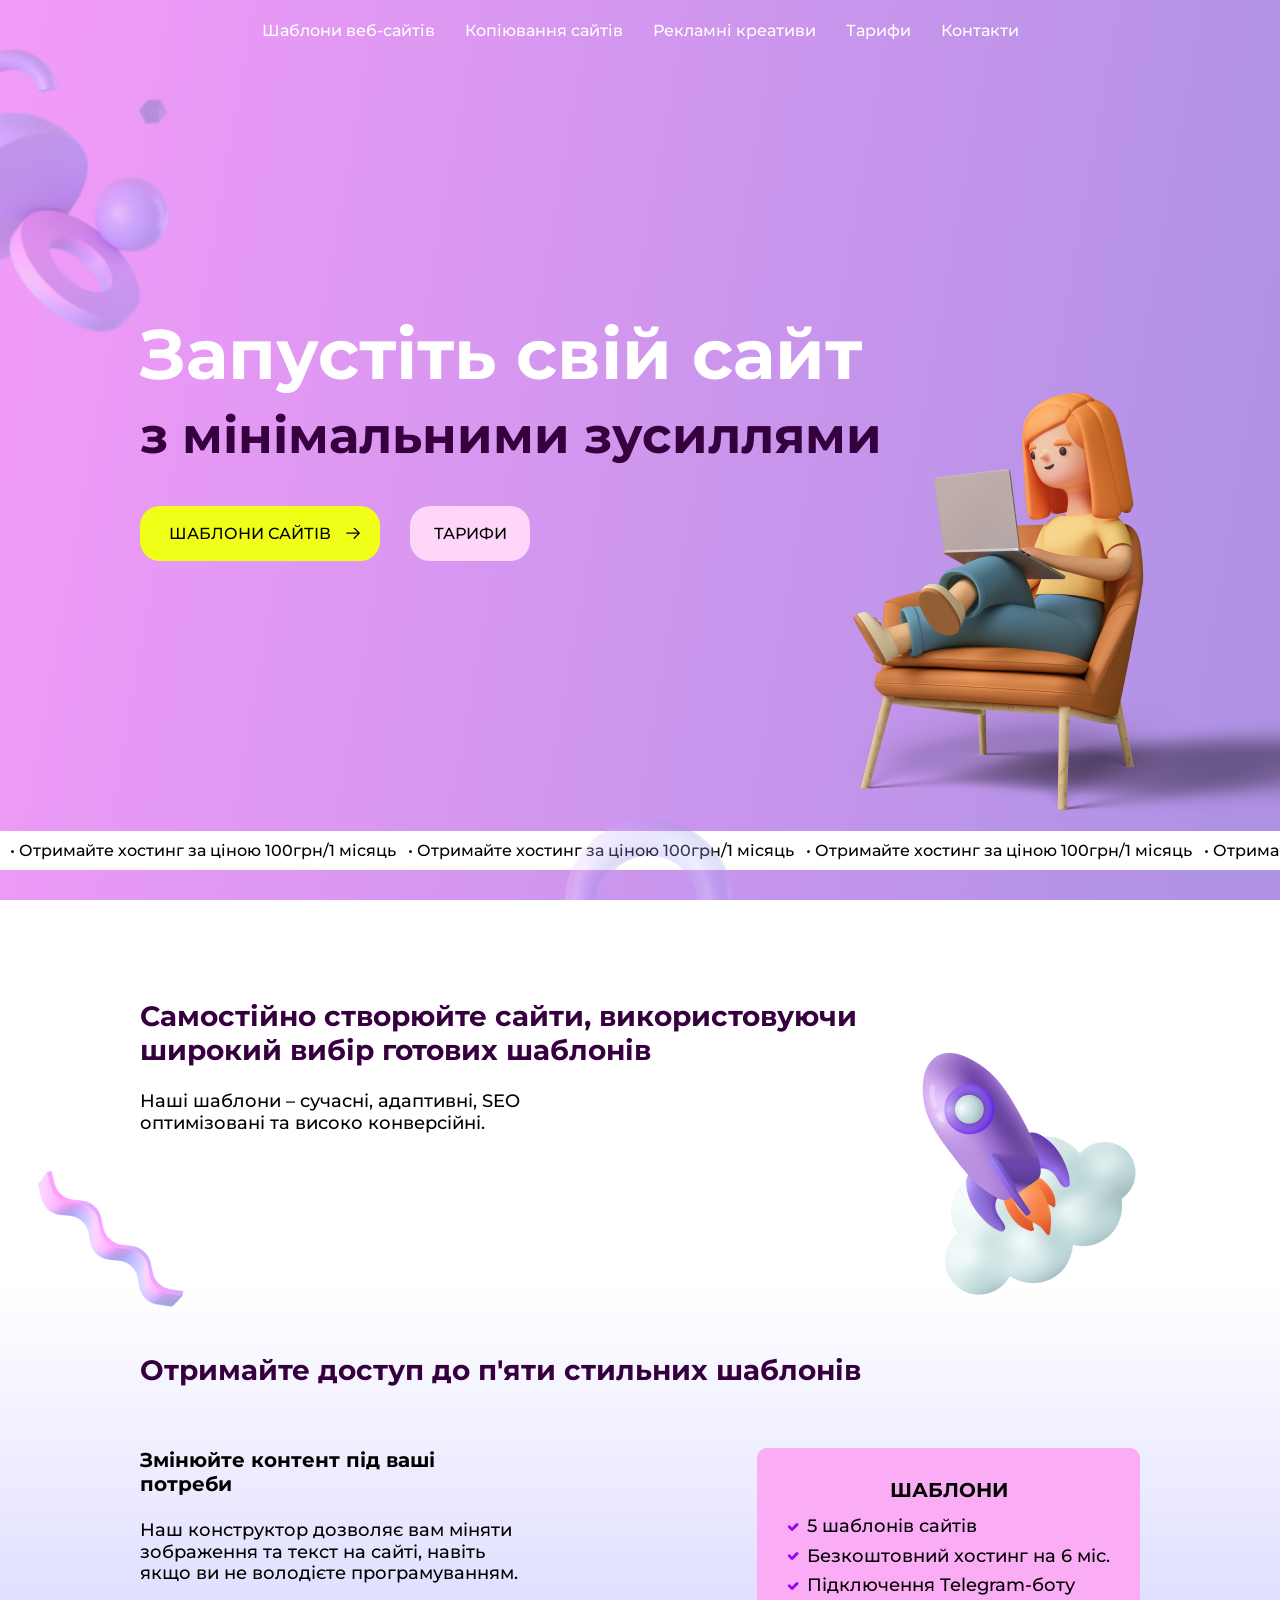
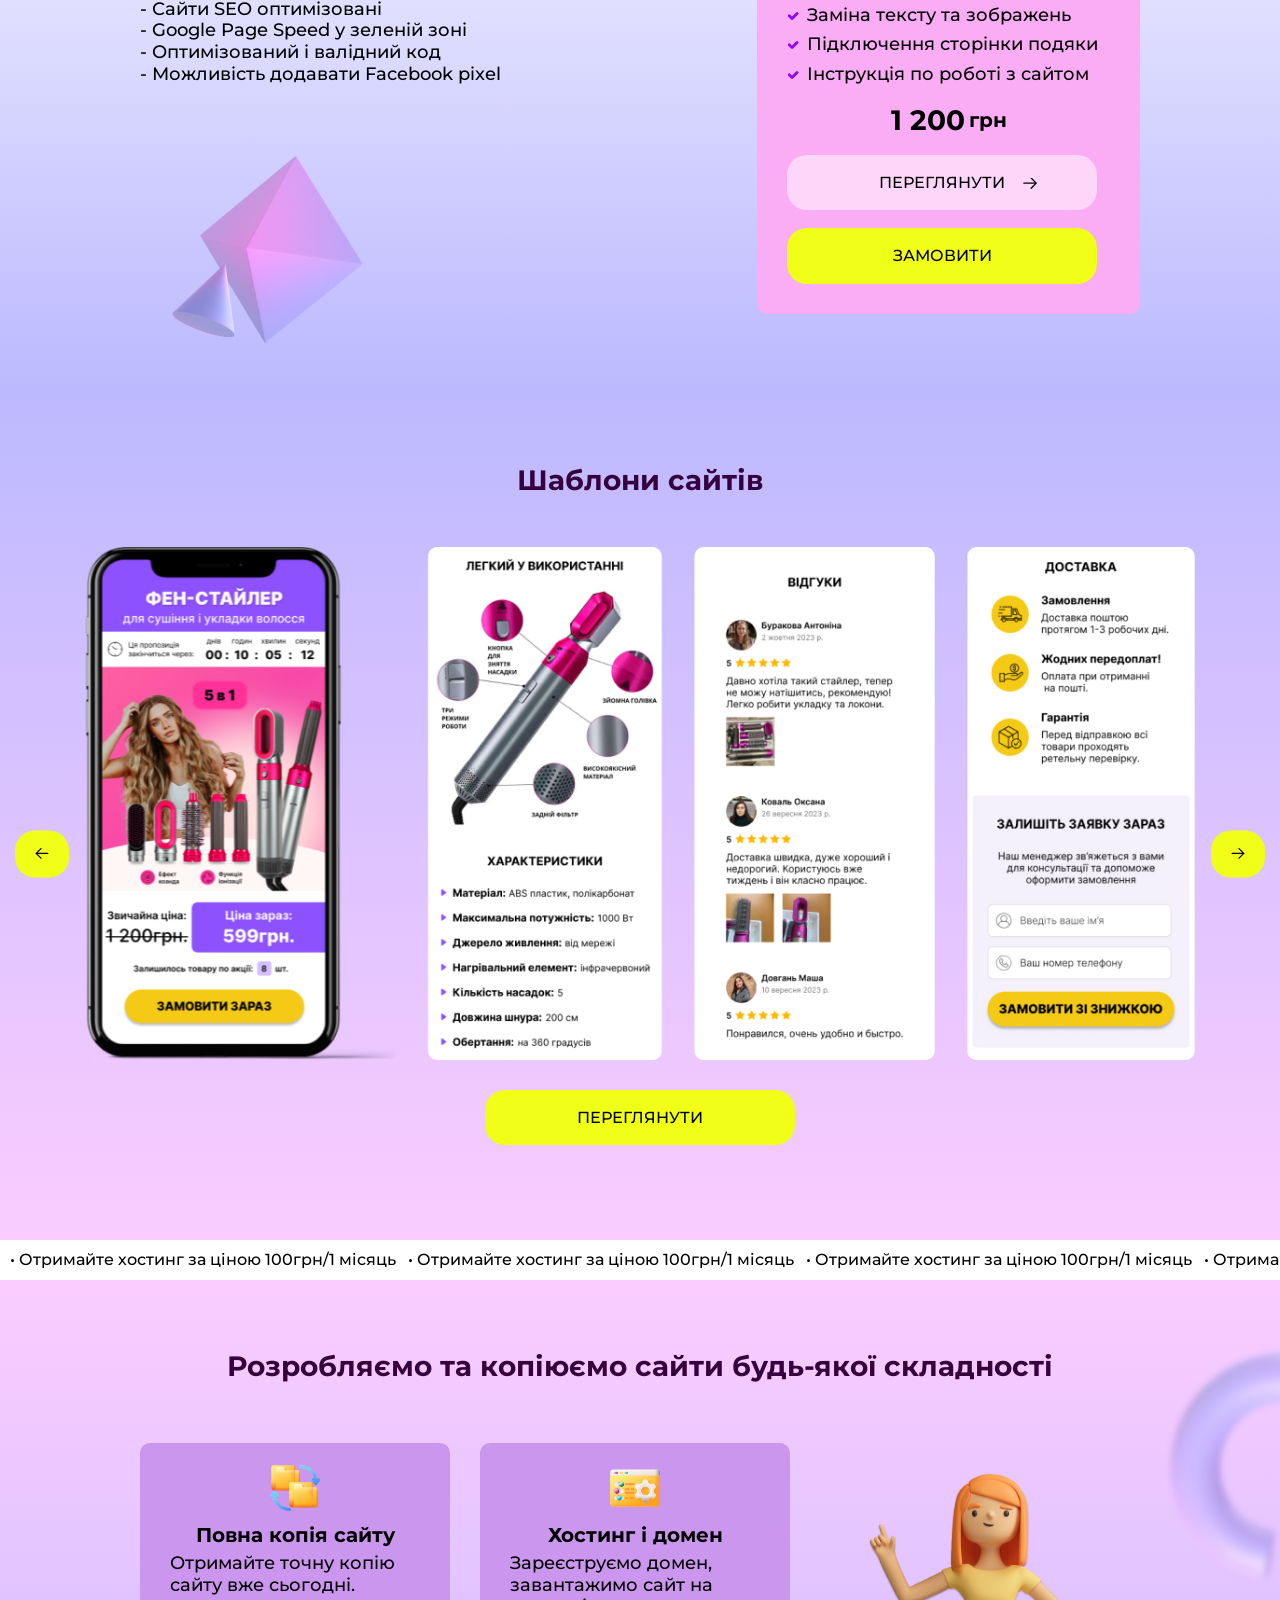
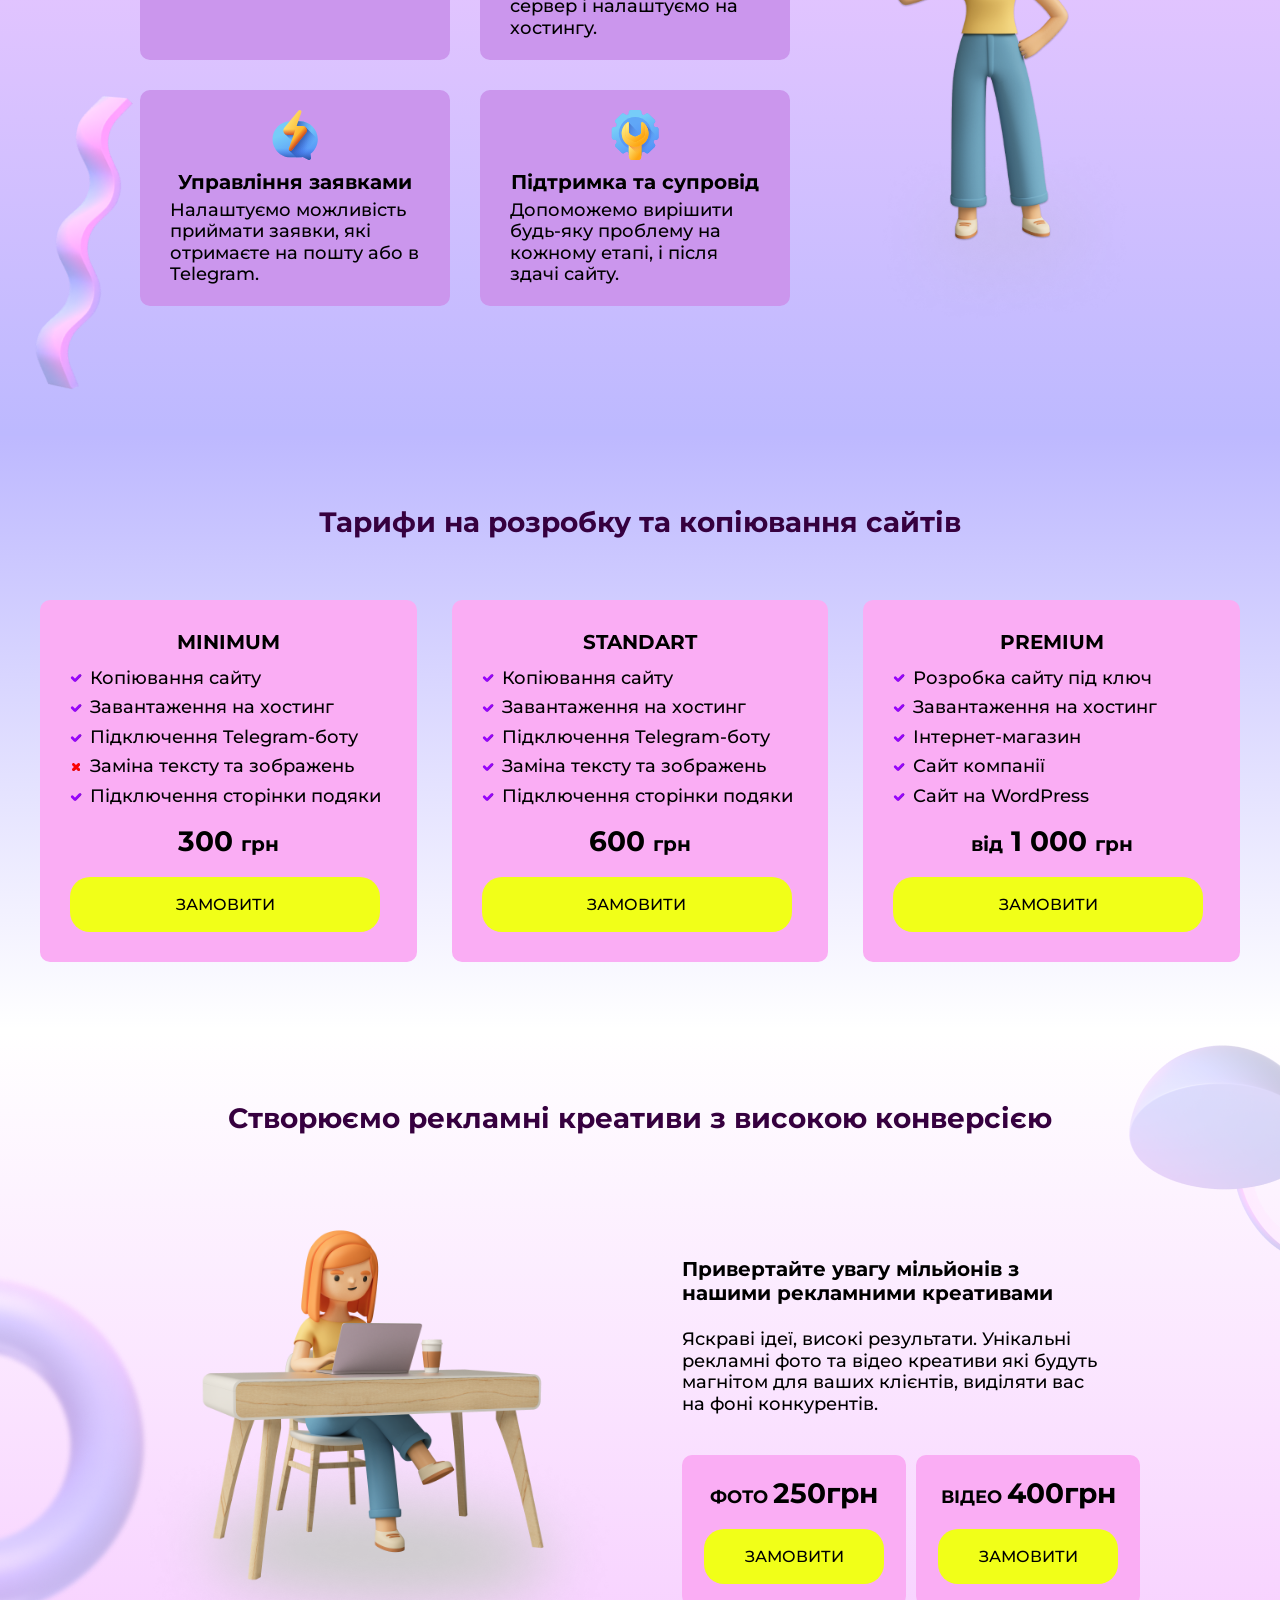
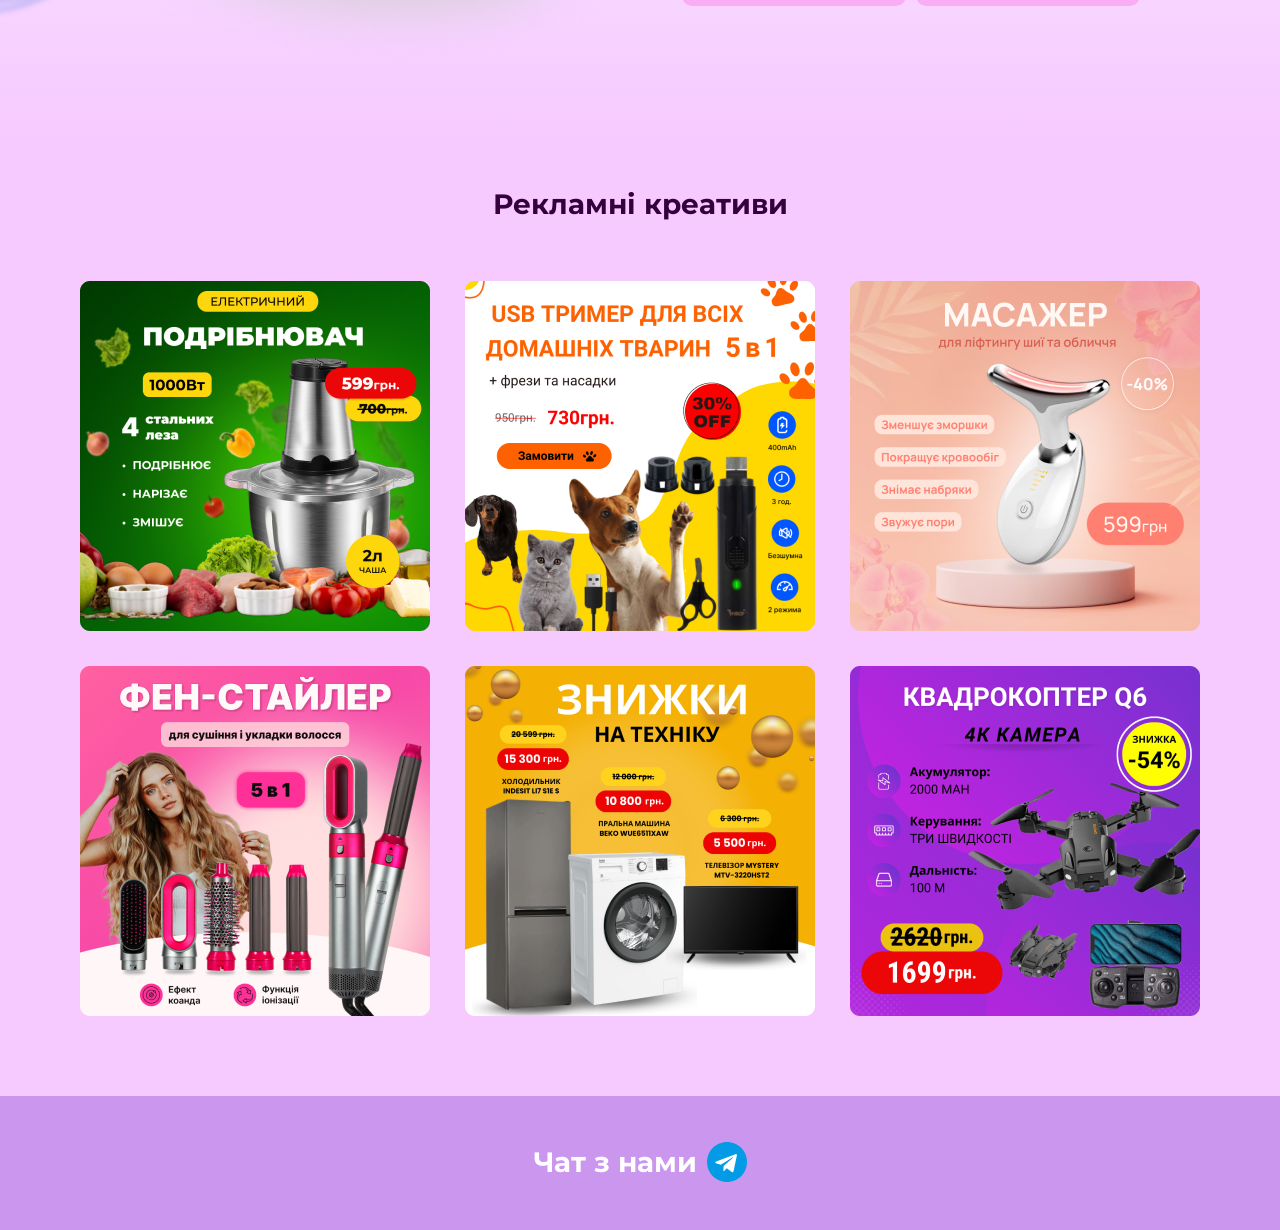
<file: index.html>
<!DOCTYPE html>
<html lang="uk">

	 <head>
	<meta charset="UTF-8">
	<meta http-equiv="X-UA-Compatible" content="IE=edge">
	<meta name="viewport" content="width=device-width, initial-scale=1.0, maximum-scale=1.0, minimum-scale=1.0">
	<meta name="description" content="Створення та копіювання сайтів будь-якої складності">
	<title>Tyttovar\development</title>
	<link rel="icon" href="img/favicon/favicon.ico" type="image/x-icon">
	<link rel="preconnect" href="https://fonts.googleapis.com">
	<link href="https://fonts.googleapis.com/css2?family=Montserrat:wght@500;700&display=swap&_v=20231213212321" rel="stylesheet">
	<link rel="stylesheet" href="css/style.min.css?_v=20231213212321">
</head>

	<body>

		<header class="header">
			<img class="header__position-01" loading="lazy" src="img/header-position-01.png" alt="Фігури">
			<img class="header__position-02" loading="lazy" src="img/header-position-02.png" alt="Фігури">
			<img class="header__position-03" loading="lazy" src="img/header-position-03.png" alt="Дівчина за ноутбуком">
			<img class="header__position-03--mobile" loading="lazy" src="img/header-position-03--mobile.png" alt="Дівчина за ноутбуком">

				<div class="burger">
					<div class="burger__container">
						<div class="burger__menu menu">
							<div class="menu__icon">
								<span></span>
							</div>
							<nav class="menu__body">
								<ul class="menu__list">
									<li class="menu__item"><a class="menu__link" data-goto="#commercial" href="#commercial">Шаблони веб-сайтів</a></li>
									<li class="menu__item"><a class="menu__link" data-goto="#promo" href="#promo">Копіювання сайтів</a></li>
									<li class="menu__item"><a class="menu__link" data-goto="#benefits" href="#benefits">Рекламні креативи</a></li>
									<li class="menu__item"><a class="menu__link" data-goto="#price" href="#price">Тарифи</a></li>
									<!-- <li class="menu__item"><a class="menu__link" data-goto="" href="#">Хостинг | Домен</a></li> -->
									<li class="menu__item"><a class="menu__link" data-goto="#footer" href="#footer">Контакти</a></li>
								</ul>
							</nav>
						</div>
					</div>
				</div>

				<div class="header__content">
					<div class="header__container-small">
						<h1>Запустіть свій сайт</h1>
						<h2>з мінімальними зусиллями</h2>
						<div class="header__wrapper">
							<a class="header__btn btn btn-yellow" href="#commercial">Шаблони сайтів</a>
							<a class="header__btn--second btn btn-pink" href="#price">Тарифи</a>
						</div>
					</div>
				</div>

				<div class="marquee-infinity marquee-infinity--bottom">
					<div>
						<p>• Отримайте хостинг за ціною 100грн/1 місяць &nbsp; • Отримайте хостинг за ціною 100грн/1 місяць &nbsp; • Отримайте хостинг за ціною 100грн/1 місяць &nbsp; • Отримайте хостинг за ціною 100грн/1 місяць &nbsp; • Отримайте хостинг за ціною 100грн/1 місяць &nbsp; • Отримайте хостинг за ціною 100грн/1 місяць &nbsp;</p>
						<p>• Отримайте хостинг за ціною 100грн/1 місяць &nbsp; • Отримайте хостинг за ціною 100грн/1 місяць &nbsp; • Отримайте хостинг за ціною 100грн/1 місяць &nbsp; • Отримайте хостинг за ціною 100грн/1 місяць &nbsp; • Отримайте хостинг за ціною 100грн/1 місяць &nbsp; • Отримайте хостинг за ціною 100грн/1 місяць &nbsp;</p>
					</div>
				</div>

		</header>

		<main>

			<section class="content">
				<div class="content__container-small">
					<div class="content__text">
						<h2 class="title">Самостійно створюйте сайти, використовуючи широкий вибір готових шаблонів</h2>
						<p>Наші шаблони – сучасні, адаптивні, SEO оптимізовані та високо конверсійні.</p>
					</div>
					<img class="content__position--one" loading="lazy" src="img/content-position_01.png" alt="Ракета">
					<img class="content__position--two" loading="lazy" src="img/content-position_02.png" alt="Конфеті">
				</div>
			</section>

			<section class="commercial" id="commercial">
				<div class="commercial__container-small">
					<h2 class="title">Отримайте доступ до п'яти стильних шаблонів</h2>
					<div class="commercial__wrapper">
						<div class="commercial__top">
							<h3>Змінюйте контент під ваші потреби</h3>
							<p>Наш конструктор дозволяє вам міняти зображення та текст на сайті, навіть якщо ви не володієте програмуванням.</p>
							<ul>
								<li>- Сайти SEO оптимізовані</li>
								<li>- Google Page Speed у зеленій зоні</li>
								<li>- Оптимізований і валідний код</li>
								<li>- Можливість додавати Facebook pixel</li>
							</ul>
						</div>
						<div class="commercial__bottom">
							<h3>ШАБЛОНИ</h3>
							<ul>
								<li>5 шаблонів сайтів</li>
								<li>Безкоштовний хостинг на 6 міс.</li>
								<li>Підключення Telegram-боту</li>
								<li>Заміна тексту та зображень</li>
								<li>Підключення сторінки подяки</li>
								<li>Інструкція по роботі з сайтом</li>
							</ul>
							<div class="commercial__bottom-price">
								<p>1 200</p>
								<span>грн</span>
							</div>
							<div class="commercial__wrapper-btn">
								<a class="commercial__btn btn btn-pink" href="#template">Переглянути</a>
								<a class="commercial__btn--second btn btn-yellow" target="_blank" href="https://telegram.me/burakova_tonya">замовити</a>
							</div>
						</div>
						<img class="commercial__img" loading="lazy" src="img/comercial-img.png" alt="Фігура">
					</div>
					
				</div>
			</section>

			<section class="template" id="template">
				<div class="template__container-big">
					<h2 class="title">Шаблони сайтів</h2>
					<div class="template__swiper swiper">
						<div class="swiper-wrapper">

							<div class="template__slide swiper-slide">
								<img class="template__img--pc" loading="lazy" src="img/templat-01.png" alt="Шаблон сайту">
								<img class="template__img--mobile" loading="lazy" src="img/templat-mobile-01.png" alt="Шаблон сайту">
								<a class="template__btn btn btn-yellow" target="_blank" href="https://hroshev.github.io/hairdryer/">Переглянути</a>
							</div>

							<div class="template__slide swiper-slide">
								<img class="template__img--pc" loading="lazy" src="img/templat-02.png" alt="Шаблон сайту">
								<img class="template__img--mobile" loading="lazy" src="img/templat-mobile-02.png" alt="Шаблон сайту">
								<a class="template__btn btn btn-yellow" target="_blank" href="https://hroshev.github.io/electric-sheet/">Переглянути</a>
							</div>

							<div class="template__slide swiper-slide">
								<img class="template__img--pc" loading="lazy" src="img/templat-03.png" alt="Шаблон сайту">
								<img class="template__img--mobile" loading="lazy" src="img/templat-mobile-03.png" alt="Шаблон сайту">
								<a class="template__btn btn btn-yellow" target="_blank" href="https://hroshev.github.io/organizer/">Переглянути</a>
							</div>

							<div class="template__slide swiper-slide">
								<img class="template__img--pc" loading="lazy" src="img/templat-04.png" alt="Шаблон сайту">
								<img class="template__img--mobile" loading="lazy" src="img/templat-mobile-04.png" alt="Шаблон сайту">
								<a class="template__btn btn btn-yellow" target="_blank" href="https://hroshev.github.io/electric-sheet/">Переглянути</a>
							</div>

						</div>

						<div class="template__btn-wrapper">
							<div class="custom-prev"></div>
							<div class="custom-next"></div>
						</div>
					</div>
				</div>
			</section>

			<div class="marquee-infinity">
				<div>
					<p>• Отримайте хостинг за ціною 100грн/1 місяць &nbsp; • Отримайте хостинг за ціною 100грн/1 місяць &nbsp; • Отримайте хостинг за ціною 100грн/1 місяць &nbsp; • Отримайте хостинг за ціною 100грн/1 місяць &nbsp; • Отримайте хостинг за ціною 100грн/1 місяць &nbsp; • Отримайте хостинг за ціною 100грн/1 місяць &nbsp;</p>
					<p>• Отримайте хостинг за ціною 100грн/1 місяць &nbsp; • Отримайте хостинг за ціною 100грн/1 місяць &nbsp; • Отримайте хостинг за ціною 100грн/1 місяць &nbsp; • Отримайте хостинг за ціною 100грн/1 місяць &nbsp; • Отримайте хостинг за ціною 100грн/1 місяць &nbsp; • Отримайте хостинг за ціною 100грн/1 місяць &nbsp;</p>
				</div>
			</div>

			<section class="promo" id="promo">
				<img class="promo__position-01" loading="lazy" src="img/promo-position_01.png" alt="Конфеті">
				<img class="promo__position-02" loading="lazy" src="img/promo-position_02.png" alt="Фігура">
				<div class="promo__container-small">
					<h2 class="title">Розробляємо та копіюємо сайти будь-якої складності</h2>
					<div class="promo__wrapper">
						<ul>
							<li>
								<img loading="lazy" src="img/icons/promo-icon_01.svg" alt="icon">
								<h4>Повна копія сайту</h4>
								<p>Отримайте точну копію сайту вже сьогодні.</p>
							</li>
							<li>
								<img loading="lazy" src="img/icons/promo-icon_02.svg" alt="icon">
								<h4>Хостинг і домен</h4>
								<p>Зареєструємо домен, завантажимо сайт на сервер і налаштуємо на хостингу.</p>
							</li>
							<li>
								<img loading="lazy" src="img/icons/promo-icon_03.svg" alt="icon">
								<h4>Управління заявками</h4>
								<p>Налаштуємо можливість приймати заявки, які отримаєте на пошту або в Telegram.</p>
							</li>
							<li>
								<img loading="lazy" src="img/icons/promo-icon_04.svg" alt="icon">
								<h4>Підтримка та супровід</h4>
								<p>Допоможемо вирішити будь-яку проблему на кожному етапі, і після здачі сайту.</p>
							</li>
						</ul>

						<img class="promo__img--laptop" loading="lazy" src="img/promo-img.png" alt="Дівчина">
					</div>
				</div>
			</section>

			<section class="price" id="price">
				<div class="price__container">
					<h2 class="title">Тарифи на розробку та копіювання сайтів</h2>
					<div class="price__wrapper">

						<div class="price__item">
							<div class="price__item-top">
								<h3>MINIMUM</h3>
								<ul>
									<li>Копіювання сайту</li>
									<li>Завантаження на хостинг</li>
									<li>Підключення Telegram-боту</li>
									<li class="price__close">Заміна тексту та зображень</li>
									<li>Підключення сторінки подяки</li>
								</ul>
							</div>
							<div class="price__item-bottom">
								<p>300 </p>
								<a class="btn btn-yellow" target="_blank" href="https://telegram.me/burakova_tonya">замовити</a>
							</div>
						</div>

						<div class="price__item">
							<div class="price__item-top">
								<h3>STANDART</h3>
								<ul>
									<li>Копіювання сайту</li>
									<li>Завантаження на хостинг</li>
									<li>Підключення Telegram-боту</li>
									<li>Заміна тексту та зображень</li>
									<li>Підключення сторінки подяки</li>
								</ul>
							</div>
							<div class="price__item-bottom">
								<p>600 </p>
								<a class="btn btn-yellow" target="_blank" href="https://telegram.me/burakova_tonya">замовити</a>
							</div>
						</div>

						<div class="price__item">
							<div class="price__item-top">
								<h3>PREMIUM</h3>
								<ul>
									<li>Розробка сайту під ключ</li>
									<li>Завантаження на хостинг</li>
									<li>Інтернет-магазин</li>
									<li>Сайт компанії</li>
									<li>Сайт на WordPress</li>
								</ul>
							</div>
							<div class="price__item-bottom">
								<p><span>від</span> 1 000 </p>
								<a class="btn btn-yellow" target="_blank" href="https://telegram.me/burakova_tonya">замовити</a>
							</div>
						</div>

					</div>
				</div>
			</section>

			<section class="benefits" id="benefits">
				<img class="benefits__position--01" loading="lazy" src="img/benefits-01.png" alt="Фігура">
				<img class="benefits__position--02" loading="lazy" src="img/benefits-02.png" alt="Фігура">
				<div class="benefits__container-small">
					<h2 class="benefits__title title">Створюємо рекламні креативи з високою конверсією</h2>
					<div class="benefits__wrapper">
						<img loading="lazy" src="img/benefits.png" alt="Дівчина за ноутбуком">
						<div class="benefits__content">
							<h4>Привертайте увагу мільйонів з нашими рекламними креативами</h4>
							<p>Яскраві ідеї, високі результати. Унікальні рекламні фото та відео креативи які будуть магнітом для ваших клієнтів, виділяти вас на фоні конкурентів.</p>
							<div class="benefits__inner">
								<div class="benefits__price">
									<h3>ФОТО <span>250грн</span></h3>
									<a class="btn btn-yellow" target="_blank" href="https://telegram.me/burakova_tonya">Замовити</a>
								</div>
								<div class="benefits__price">
									<h3>ВІДЕО <span>400грн</span></h3>
									<a class="btn btn-yellow" target="_blank" href="https://telegram.me/burakova_tonya">Замовити</a>
								</div>
							</div>
						</div>
					</div>
				</div>
			</section>

			<section class="features">
				<div class="features__container">
					<h2 class="title">Рекламні креативи</h2>
					<div class="features__wrapper">
						<img loading="lazy" src="img/features-01.png" alt="Рекламні креативи">
						<img loading="lazy" src="img/features-02.png" alt="Рекламні креативи">
						<img loading="lazy" src="img/features-03.png" alt="Рекламні креативи">
						<img loading="lazy" src="img/features-04.png" alt="Рекламні креативи">
						<img loading="lazy" src="img/features-05.png" alt="Рекламні креативи">
						<img loading="lazy" src="img/features-06.png" alt="Рекламні креативи">
					</div>
				</div>
			</section>

		</main>

		<footer class="footer" id="footer">
			<div class="footer__container">
				<div class="footer__wrapper">
					<a target="_blank" href="https://telegram.me/burakova_tonya">Чат з нами</a>
				</div>
			</div>
		</footer>
		
		<script src="js/app.min.js?_v=20231213212321" defer></script>
	</body>
</html>
</file>
<file: css/style.min.css>
@charset "UTF-8";@font-face{font-family:Inter;font-display:swap;src:url(../fonts/Inter-ExtraBold.woff2) format("woff2"),url(../fonts/Inter-ExtraBold.woff) format("woff");font-weight:800;font-style:normal}@font-face{font-family:Inter;font-display:swap;src:url(../fonts/Inter-Bold.woff2) format("woff2"),url(../fonts/Inter-Bold.woff) format("woff");font-weight:700;font-style:normal}@font-face{font-family:Inter;font-display:swap;src:url(../fonts/Inter-Medium.woff2) format("woff2"),url(../fonts/Inter-Medium.woff) format("woff");font-weight:500;font-style:normal}@font-face{font-family:Inter;font-display:swap;src:url(../fonts/Inter-Regular.woff2) format("woff2"),url(../fonts/Inter-Regular.woff) format("woff");font-weight:400;font-style:normal}@font-face{font-family:OpenSans;font-display:swap;src:url(../fonts/OpenSans-Bold.woff2) format("woff2"),url(../fonts/OpenSans-Bold.woff) format("woff");font-weight:700;font-style:normal}@font-face{font-family:OpenSans;font-display:swap;src:url(../fonts/OpenSans-Regular.woff2) format("woff2"),url(../fonts/OpenSans-Regular.woff) format("woff");font-weight:400;font-style:normal}@font-face{font-family:Rubik;font-display:swap;src:url(../fonts/Rubik-Light.woff2) format("woff2"),url(../fonts/Rubik-Light.woff) format("woff");font-weight:300;font-style:normal}@font-face{font-family:OpenSans;font-display:swap;src:url(../fonts/OpenSans-SemiBold.woff2) format("woff2"),url(../fonts/OpenSans-SemiBold.woff) format("woff");font-weight:600;font-style:normal}@font-face{font-family:Rubik;font-display:swap;src:url(../fonts/Rubik-Regular.woff2) format("woff2"),url(../fonts/Rubik-Regular.woff) format("woff");font-weight:400;font-style:normal}@font-face{font-family:Rubik;font-display:swap;src:url(../fonts/Rubik-SemiBold.woff2) format("woff2"),url(../fonts/Rubik-SemiBold.woff) format("woff");font-weight:600;font-style:normal}*{padding:0;margin:0;border:0}body{min-width:320px;overflow-x:hidden;scroll-behavior:smooth}body._lock{overflow:hidden}*,:after,:before{-webkit-box-sizing:border-box;box-sizing:border-box}blockquote,body,dd,dl,figcaption,figure,h1,h2,h3,h4,h5,h6,li,ol[class],p,ul[class]{font-size:inherit;margin:0}html{height:100%;width:100%;font-size:100%;-ms-text-size-adjust:100%;-moz-text-size-adjust:100%;-webkit-text-size-adjust:100%}main{display:block}hr{-webkit-box-sizing:content-box;box-sizing:content-box;height:0;overflow:visible}pre{font-family:monospace,monospace;font-size:1em}abbr[title]{border-bottom:none;text-decoration:underline;-webkit-text-decoration:underline dotted;text-decoration:underline dotted}b,strong{font-weight:bolder}code,kbd,samp{font-family:monospace,monospace;font-size:1em}small{font-size:80%}sub,sup{font-size:75%;line-height:0;position:relative;vertical-align:baseline}sub{bottom:-.25em}sup{top:-.5em}img{border-style:none;max-width:100%;vertical-align:top}a,a:visited{background-color:transparent;text-decoration:none}a:hover{text-decoration:none}button,input,optgroup,select,textarea{font-family:inherit;font-size:100%;line-height:1.15;margin:0}button,input{overflow:visible;cursor:pointer}input::-ms-clear{display:none}button,select{text-transform:none}[type=button],[type=reset],[type=submit],button{-webkit-appearance:button}[type=button]::-moz-focus-inner,[type=reset]::-moz-focus-inner,[type=submit]::-moz-focus-inner,button::-moz-focus-inner{border-style:none;padding:0}[type=button]:-moz-focusring,[type=reset]:-moz-focusring,[type=submit]:-moz-focusring,button:-moz-focusring{outline:1px dotted ButtonText}ol[class],ul[class]{padding:0}ul li{list-style:none}fieldset{padding:.35em .75em .625em}legend{-webkit-box-sizing:border-box;box-sizing:border-box;color:inherit;display:table;max-width:100%;padding:0;white-space:normal}progress{vertical-align:baseline}textarea{overflow:auto}[type=checkbox],[type=radio]{-webkit-box-sizing:border-box;box-sizing:border-box;padding:0}[type=number]::-webkit-inner-spin-button,[type=number]::-webkit-outer-spin-button{height:auto}[type=search]{-webkit-appearance:textfield;outline-offset:-2px}[type=search]::-webkit-search-decoration{-webkit-appearance:none}::-webkit-file-upload-button{-webkit-appearance:button;font:inherit}details{display:block}summary{display:list-item}template{display:none}:active,:focus{outline:0}a:active,a:focus{outline:0}aside,footer,header,nav{display:block}body{font-size:18px;font-family:Montserrat,sans-serif;font-weight:500;line-height:1.2;color:#000}[class*=__container]{margin:0 auto;padding:0 15px;width:100%;max-width:1230px}[class*=__container-small]{margin:0 auto;padding:0 15px;width:100%;max-width:1030px}[class*=__container-big]{margin:0 auto;padding:0 15px;width:100%;max-width:1370px}.title{font-size:28px;font-weight:700;color:#36003f}.btn{display:inline-block;padding:18px 20px;font-size:16px;font-weight:500;width:100%;max-width:310px;text-align:center;text-transform:uppercase;border-radius:20px;color:#000;-webkit-transition:opacity .2s ease-in;transition:opacity .2s ease-in}.btn-yellow{background-color:#f1ff18}.btn-pink{background-color:#fed6f9}.btn:hover{opacity:.8}.header{position:relative;height:100vh;display:-webkit-box;display:-ms-flexbox;display:flex;-webkit-box-orient:vertical;-webkit-box-direction:normal;-ms-flex-direction:column;flex-direction:column;-webkit-box-pack:justify;-ms-flex-pack:justify;justify-content:space-between;background:linear-gradient(100deg,#f39bf8 0,#b092e5 93.85%)}.header__position-01{position:absolute;top:20px;left:0;z-index:0;width:100%;max-width:210px;height:auto}.header__position-02{position:absolute;position:absolute;bottom:0;left:50%;-webkit-transform:translateX(-50%);-ms-transform:translateX(-50%);transform:translateX(-50%);z-index:0;width:100%;max-width:260px;height:auto}.header__position-03{position:absolute;bottom:50px;right:0;z-index:0;width:100%;max-width:529px;height:auto}.header__position-03--mobile{display:none;position:absolute;bottom:50px;right:0;z-index:0;width:100%;max-width:220px;height:auto}.header__hidden{display:none;overflow:hidden;opacity:0}.header__content{z-index:5}.header__content h1{margin-bottom:10px;font-size:70px;font-weight:700;color:#fff}.header__content h2{font-size:50px;font-weight:700;color:#36003f}.header__wrapper{margin-top:40px;display:-webkit-box;display:-ms-flexbox;display:flex;-webkit-box-align:center;-ms-flex-align:center;align-items:center;gap:30px}.header__btn{position:relative;max-width:240px;padding-right:40px}.header__btn::after{content:"";position:absolute;top:50%;right:20px;-webkit-transform:translateY(-50%);-ms-transform:translateY(-50%);transform:translateY(-50%);width:14px;height:11px;background:url(../img/icons/arrow.svg) 50% 50%/cover no-repeat}.header__btn--second{max-width:120px}.burger{position:static;padding-top:20px;top:0;left:0;z-index:20}.burger__container{display:-webkit-box;display:-ms-flexbox;display:flex;-webkit-box-pack:center;-ms-flex-pack:center;justify-content:center;-webkit-box-align:center;-ms-flex-align:center;align-items:center}.menu__icon{display:none}.menu__icon span,.menu__icon::after,.menu__icon::before{background-color:#fff}.menu__body{z-index:4}.menu__list{display:-webkit-box;display:-ms-flexbox;display:flex;-webkit-box-pack:end;-ms-flex-pack:end;justify-content:flex-end;-webkit-box-align:center;-ms-flex-align:center;align-items:center;-ms-flex-wrap:wrap;flex-wrap:wrap;-webkit-column-gap:30px;-moz-column-gap:30px;column-gap:30px;row-gap:16px}.menu__link{font-size:16px;font-weight:500;color:#fff;-webkit-transition:color .2s ease-in-out;transition:color .2s ease-in-out}.menu__link:hover{color:#36003f}.marquee-infinity{padding:10px;max-width:100%;overflow:hidden;background-color:#fff}.marquee-infinity--bottom{margin-bottom:30px}.marquee-infinity div{display:-webkit-box;display:-ms-flexbox;display:flex;width:300%;-webkit-animation:marquee-infinity 45s linear infinite;animation:marquee-infinity 45s linear infinite}.marquee-infinity p{font-size:16px;font-weight:500;white-space:nowrap;width:100%}@-webkit-keyframes marquee-infinity{0%{-webkit-transform:translateX(0);transform:translateX(0)}100%{-webkit-transform:translateX(-50%);transform:translateX(-50%)}}@keyframes marquee-infinity{0%{-webkit-transform:translateX(0);transform:translateX(0)}100%{-webkit-transform:translateX(-50%);transform:translateX(-50%)}}.content{padding:100px 0 150px 0;position:relative;background-color:#fff}.content .content__text{position:relative;z-index:5}.content .content__text h2{margin-bottom:24px;max-width:724px}.content .content__text p{max-width:380px}.content__position--one{position:absolute;top:40px;right:70px;z-index:0}.content__position--two{position:absolute;bottom:-50px;left:10px;z-index:0}.commercial{position:relative;padding:70px 0;background:-webkit-gradient(linear,left top,left bottom,from(rgba(196,188,255,0)),to(#bcb9ff));background:linear-gradient(180deg,rgba(196,188,255,0) 0,#bcb9ff 100%)}.commercial h2{margin-bottom:60px}.commercial__wrapper{display:-webkit-box;display:-ms-flexbox;display:flex;-webkit-box-pack:justify;-ms-flex-pack:justify;justify-content:space-between;gap:30px}.commercial__top{width:100%;max-width:390px;color:#000}.commercial__top h3{margin-bottom:24px;font-size:20px;font-weight:700}.commercial__top p{margin-bottom:14px}.commercial__top li{font-size:18px;color:#000}.commercial__bottom{padding:30px;border-radius:10px;background:#faadf4}.commercial__bottom h3{margin-bottom:14px;font-size:20px;font-weight:700;text-transform:uppercase;text-align:center;color:#000}.commercial__bottom ul{margin-bottom:18px;display:-webkit-box;display:-ms-flexbox;display:flex;-webkit-box-orient:vertical;-webkit-box-direction:normal;-ms-flex-direction:column;flex-direction:column;gap:8px}.commercial__bottom li{position:relative;padding-left:20px}.commercial__bottom li::before{content:"";position:absolute;top:50%;left:0;-webkit-transform:translateY(-50%);-ms-transform:translateY(-50%);transform:translateY(-50%);width:12px;height:9px;background:url(../img/icons/arrow-2.svg) 50% 50%/cover no-repeat}.commercial__bottom-price{margin-bottom:18px;display:-webkit-box;display:-ms-flexbox;display:flex;-webkit-box-pack:center;-ms-flex-pack:center;justify-content:center;-webkit-box-align:center;-ms-flex-align:center;align-items:center;gap:4px}.commercial__bottom-price p{font-size:28px;font-weight:700}.commercial__bottom-price span{font-size:20px;font-weight:700}.commercial__wrapper-btn{display:-webkit-box;display:-ms-flexbox;display:flex;-webkit-box-orient:vertical;-webkit-box-direction:normal;-ms-flex-direction:column;flex-direction:column;gap:18px}.commercial__btn{position:relative}.commercial__btn::after{content:"";position:absolute;top:50%;right:60px;-webkit-transform:translateY(-50%);-ms-transform:translateY(-50%);transform:translateY(-50%);width:14px;height:11px;background:url(../img/icons/arrow.svg) 50% 50%/cover no-repeat}.commercial__img{position:absolute;bottom:0;left:100px}.template{padding:80px 0;background:-webkit-gradient(linear,left top,left bottom,from(#bcb9ff),to(#faccff));background:linear-gradient(180deg,#bcb9ff 0,#faccff 100%)}.template h2{margin-bottom:50px;text-align:center}.template__swiper{position:relative}.template__slide{padding:0 70px;text-align:center}.template__img--mobile{display:none}.template__btn{margin-top:30px}.template__btn-wrapper{position:absolute;top:50%;left:50%;z-index:20;-webkit-transform:translate(-50%,-50%);-ms-transform:translate(-50%,-50%);transform:translate(-50%,-50%);cursor:pointer;width:100%;display:-webkit-box;display:-ms-flexbox;display:flex;-webkit-box-pack:justify;-ms-flex-pack:justify;justify-content:space-between}.custom-next,.custom-prev{position:relative;width:54px;height:47px;border-radius:20px;background-color:#f1ff18}.custom-next::after,.custom-prev::after{content:"";position:absolute;top:50%;left:50%;-webkit-transform:translate(-50%,-50%);-ms-transform:translate(-50%,-50%);transform:translate(-50%,-50%);width:14px;height:11px}.custom-prev::after{background:url(../img/icons/arrow-prev.svg) 50% 50%/cover no-repeat}.custom-next::after{background:url(../img/icons/arrow-next.svg) 50% 50%/cover no-repeat}.promo{padding:70px 0 130px 0;position:relative;background:-webkit-gradient(linear,left top,left bottom,color-stop(.25%,#fbccff),color-stop(99.63%,#bdb9ff));background:linear-gradient(180deg,#fbccff .25%,#bdb9ff 99.63%)}.promo h2{margin-bottom:60px;position:relative;z-index:5;text-align:center}.promo__position-01{position:absolute;bottom:0;left:0;z-index:1}.promo__position-02{position:absolute;top:0;right:0;z-index:1}.promo__wrapper{position:relative}.promo ul{position:relative;z-index:5;width:100%;max-width:650px;display:-ms-grid;display:grid;grid-template-columns:repeat(auto-fill,minmax(302px,1fr));gap:30px}.promo li{padding:20px 30px;border-radius:10px;background-color:#cb96ed;text-align:center}.promo li h4{margin:10px 0 6px 0;font-size:20px;font-weight:700}.promo li p{text-align:left}.promo__img--laptop{position:absolute;top:20px;right:0;z-index:1;width:100%;max-width:290px;height:auto}.price{padding:70px 0;background:-webkit-gradient(linear,left bottom,left top,color-stop(.43%,rgba(190,185,255,0)),color-stop(99.65%,#beb9ff));background:linear-gradient(0deg,rgba(190,185,255,0) .43%,#beb9ff 99.65%)}.price h2{margin-bottom:60px;font-size:28px;font-weight:700;text-align:center;color:#36003f}.price__wrapper{display:-ms-grid;display:grid;grid-template-columns:repeat(auto-fill,minmax(337px,1fr));gap:35px}.price__item{padding:30px;border-radius:10px;background-color:#faadf4;display:-webkit-box;display:-ms-flexbox;display:flex;-webkit-box-orient:vertical;-webkit-box-direction:normal;-ms-flex-direction:column;flex-direction:column;-webkit-box-pack:justify;-ms-flex-pack:justify;justify-content:space-between}.price__item h3{margin-bottom:14px;font-size:20px;font-weight:700;text-align:center}.price__item ul{display:-webkit-box;display:-ms-flexbox;display:flex;-webkit-box-orient:vertical;-webkit-box-direction:normal;-ms-flex-direction:column;flex-direction:column;gap:8px}.price__item li{position:relative;padding-left:20px;font-size:18px;font-weight:500}.price__item li::after{content:"";position:absolute;top:50%;left:0;-webkit-transform:translateY(-50%);-ms-transform:translateY(-50%);transform:translateY(-50%);width:12px;height:9px;background:url(../img/icons/arrow-2.svg) 50% 50%/cover no-repeat}.price__item p{position:relative;padding:18px 0;font-size:28px;font-weight:700;text-align:center}.price__item p span{font-size:20px}.price__item p::after{content:"грн";font-size:20px}.price__close{position:relative}.price__close::after{content:"";background:url(../img/icons/close.svg) 50% 50%/cover no-repeat!important}.benefits{position:relative;padding:70px 0;background:-webkit-gradient(linear,left top,left bottom,from(rgba(246,202,255,0)),to(#f6caff));background:linear-gradient(180deg,rgba(246,202,255,0) 0,#f6caff 100%)}.benefits__position--01{position:absolute;top:0;right:0;z-index:1;max-width:240px}.benefits__position--02{position:absolute;bottom:50px;left:0;z-index:1;max-width:420px}.benefits__title{margin-bottom:60px;position:relative;z-index:5;text-align:center}.benefits__wrapper{position:relative;z-index:5;display:-webkit-box;display:-ms-flexbox;display:flex;-ms-flex-wrap:wrap-reverse;flex-wrap:wrap-reverse;-webkit-box-pack:justify;-ms-flex-pack:justify;justify-content:space-between;-webkit-box-align:center;-ms-flex-align:center;align-items:center;gap:10px}.benefits__wrapper img{width:100%;max-width:480px}.benefits__content{max-width:580px}.benefits__content h4{font-size:20px;font-weight:700;max-width:420px}.benefits__content p{margin:24px 0 40px 0;max-width:420px}.benefits__inner{display:-webkit-box;display:-ms-flexbox;display:flex;-webkit-box-pack:justify;-ms-flex-pack:justify;justify-content:space-between;-webkit-box-align:center;-ms-flex-align:center;align-items:center;gap:10px}.benefits__price{padding:22px;font-weight:700;text-align:center;border-radius:10px;background-color:#faadf4}.benefits__price h3{margin-bottom:18px;font-size:18px}.benefits__price h3 span{font-size:28px}.benefits__price a{width:180px}.features{padding:50px 0 80px 0;background-color:#f6caff}.features h2{margin-bottom:60px;text-align:center}.features__wrapper{display:-ms-grid;display:grid;grid-template-columns:repeat(auto-fill,350px);-webkit-box-pack:center;-ms-flex-pack:center;justify-content:center;-webkit-box-align:center;-ms-flex-align:center;align-items:center;gap:35px}.features__wrapper img{width:350px;height:350px;border-radius:6px}.footer{padding:50px 0;background-color:#cb96ed}.footer__wrapper{text-align:center}.footer a{position:relative;padding-right:50px;font-size:28px;font-weight:700;color:#fff}.footer a::after{content:"";position:absolute;top:50%;right:0;-webkit-transform:translateY(-50%);-ms-transform:translateY(-50%);transform:translateY(-50%);width:40px;height:40px;background:url(../img/icons/telegram.svg) 50% 50%/cover no-repeat}@font-face{font-family:swiper-icons;src:url("data:application/font-woff;charset=utf-8;base64, [base64]//wADZ2x5ZgAAAywAAADMAAAD2MHtryVoZWFkAAABbAAAADAAAAA2E2+eoWhoZWEAAAGcAAAAHwAAACQC9gDzaG10eAAAAigAAAAZAAAArgJkABFsb2NhAAAC0AAAAFoAAABaFQAUGG1heHAAAAG8AAAAHwAAACAAcABAbmFtZQAAA/gAAAE5AAACXvFdBwlwb3N0AAAFNAAAAGIAAACE5s74hXjaY2BkYGAAYpf5Hu/j+W2+MnAzMYDAzaX6QjD6/4//Bxj5GA8AuRwMYGkAPywL13jaY2BkYGA88P8Agx4j+/8fQDYfA1AEBWgDAIB2BOoAeNpjYGRgYNBh4GdgYgABEMnIABJzYNADCQAACWgAsQB42mNgYfzCOIGBlYGB0YcxjYGBwR1Kf2WQZGhhYGBiYGVmgAFGBiQQkOaawtDAoMBQxXjg/wEGPcYDDA4wNUA2CCgwsAAAO4EL6gAAeNpj2M0gyAACqxgGNWBkZ2D4/wMA+xkDdgAAAHjaY2BgYGaAYBkGRgYQiAHyGMF8FgYHIM3DwMHABGQrMOgyWDLEM1T9/w8UBfEMgLzE////P/5//f/V/xv+r4eaAAeMbAxwIUYmIMHEgKYAYjUcsDAwsLKxc3BycfPw8jEQA/[base64]/uznmfPFBNODM2K7MTQ45YEAZqGP81AmGGcF3iPqOop0r1SPTaTbVkfUe4HXj97wYE+yNwWYxwWu4v1ugWHgo3S1XdZEVqWM7ET0cfnLGxWfkgR42o2PvWrDMBSFj/IHLaF0zKjRgdiVMwScNRAoWUoH78Y2icB/yIY09An6AH2Bdu/UB+yxopYshQiEvnvu0dURgDt8QeC8PDw7Fpji3fEA4z/PEJ6YOB5hKh4dj3EvXhxPqH/SKUY3rJ7srZ4FZnh1PMAtPhwP6fl2PMJMPDgeQ4rY8YT6Gzao0eAEA409DuggmTnFnOcSCiEiLMgxCiTI6Cq5DZUd3Qmp10vO0LaLTd2cjN4fOumlc7lUYbSQcZFkutRG7g6JKZKy0RmdLY680CDnEJ+UMkpFFe1RN7nxdVpXrC4aTtnaurOnYercZg2YVmLN/d/gczfEimrE/fs/bOuq29Zmn8tloORaXgZgGa78yO9/cnXm2BpaGvq25Dv9S4E9+5SIc9PqupJKhYFSSl47+Qcr1mYNAAAAeNptw0cKwkAAAMDZJA8Q7OUJvkLsPfZ6zFVERPy8qHh2YER+3i/BP83vIBLLySsoKimrqKqpa2hp6+jq6RsYGhmbmJqZSy0sraxtbO3sHRydnEMU4uR6yx7JJXveP7WrDycAAAAAAAH//wACeNpjYGRgYOABYhkgZgJCZgZNBkYGLQZtIJsFLMYAAAw3ALgAeNolizEKgDAQBCchRbC2sFER0YD6qVQiBCv/H9ezGI6Z5XBAw8CBK/m5iQQVauVbXLnOrMZv2oLdKFa8Pjuru2hJzGabmOSLzNMzvutpB3N42mNgZGBg4GKQYzBhYMxJLMlj4GBgAYow/P/PAJJhLM6sSoWKfWCAAwDAjgbRAAB42mNgYGBkAIIbCZo5IPrmUn0hGA0AO8EFTQAA") format("woff");font-weight:400;font-style:normal}:root{--swiper-theme-color:#007aff}:host{position:relative;display:block;margin-left:auto;margin-right:auto;z-index:1}.swiper{margin-left:auto;margin-right:auto;position:relative;overflow:hidden;list-style:none;padding:0;z-index:1;display:block}.swiper-vertical>.swiper-wrapper{-webkit-box-orient:vertical;-webkit-box-direction:normal;-ms-flex-direction:column;flex-direction:column}.swiper-wrapper{position:relative;width:100%;height:100%;z-index:1;display:-webkit-box;display:-ms-flexbox;display:flex;-webkit-transition-property:-webkit-transform;transition-property:-webkit-transform;transition-property:transform;transition-property:transform,-webkit-transform;-webkit-transition-timing-function:var(--swiper-wrapper-transition-timing-function,initial);transition-timing-function:var(--swiper-wrapper-transition-timing-function,initial);-webkit-box-sizing:content-box;box-sizing:content-box}.swiper-android .swiper-slide,.swiper-ios .swiper-slide,.swiper-wrapper{-webkit-transform:translate3d(0,0,0);transform:translate3d(0,0,0)}.swiper-horizontal{-ms-touch-action:pan-y;touch-action:pan-y}.swiper-vertical{-ms-touch-action:pan-x;touch-action:pan-x}.swiper-slide{-ms-flex-negative:0;flex-shrink:0;width:100%;height:100%;position:relative;-webkit-transition-property:-webkit-transform;transition-property:-webkit-transform;transition-property:transform;transition-property:transform,-webkit-transform;display:block}.swiper-slide-invisible-blank{visibility:hidden}.swiper-autoheight,.swiper-autoheight .swiper-slide{height:auto}.swiper-autoheight .swiper-wrapper{-webkit-box-align:start;-ms-flex-align:start;align-items:flex-start;-webkit-transition-property:height,-webkit-transform;transition-property:height,-webkit-transform;transition-property:transform,height;transition-property:transform,height,-webkit-transform}.swiper-backface-hidden .swiper-slide{-webkit-transform:translateZ(0);transform:translateZ(0);-webkit-backface-visibility:hidden;backface-visibility:hidden}.swiper-3d.swiper-css-mode .swiper-wrapper{-webkit-perspective:1200px;perspective:1200px}.swiper-3d .swiper-wrapper{-webkit-transform-style:preserve-3d;transform-style:preserve-3d}.swiper-3d{-webkit-perspective:1200px;perspective:1200px}.swiper-3d .swiper-cube-shadow,.swiper-3d .swiper-slide{-webkit-transform-style:preserve-3d;transform-style:preserve-3d}.swiper-css-mode>.swiper-wrapper{overflow:auto;scrollbar-width:none;-ms-overflow-style:none}.swiper-css-mode>.swiper-wrapper::-webkit-scrollbar{display:none}.swiper-css-mode>.swiper-wrapper>.swiper-slide{scroll-snap-align:start start}.swiper-css-mode.swiper-horizontal>.swiper-wrapper{-ms-scroll-snap-type:x mandatory;scroll-snap-type:x mandatory}.swiper-css-mode.swiper-vertical>.swiper-wrapper{-ms-scroll-snap-type:y mandatory;scroll-snap-type:y mandatory}.swiper-css-mode.swiper-free-mode>.swiper-wrapper{-ms-scroll-snap-type:none;scroll-snap-type:none}.swiper-css-mode.swiper-free-mode>.swiper-wrapper>.swiper-slide{scroll-snap-align:none}.swiper-css-mode.swiper-centered>.swiper-wrapper::before{content:"";-ms-flex-negative:0;flex-shrink:0;-webkit-box-ordinal-group:10000;-ms-flex-order:9999;order:9999}.swiper-css-mode.swiper-centered>.swiper-wrapper>.swiper-slide{scroll-snap-align:center center;scroll-snap-stop:always}.swiper-css-mode.swiper-centered.swiper-horizontal>.swiper-wrapper>.swiper-slide:first-child{-webkit-margin-start:var(--swiper-centered-offset-before);margin-inline-start:var(--swiper-centered-offset-before)}.swiper-css-mode.swiper-centered.swiper-horizontal>.swiper-wrapper::before{height:100%;min-height:1px;width:var(--swiper-centered-offset-after)}.swiper-css-mode.swiper-centered.swiper-vertical>.swiper-wrapper>.swiper-slide:first-child{-webkit-margin-before:var(--swiper-centered-offset-before);margin-block-start:var(--swiper-centered-offset-before)}.swiper-css-mode.swiper-centered.swiper-vertical>.swiper-wrapper::before{width:100%;min-width:1px;height:var(--swiper-centered-offset-after)}.swiper-3d .swiper-slide-shadow,.swiper-3d .swiper-slide-shadow-bottom,.swiper-3d .swiper-slide-shadow-left,.swiper-3d .swiper-slide-shadow-right,.swiper-3d .swiper-slide-shadow-top{position:absolute;left:0;top:0;width:100%;height:100%;pointer-events:none;z-index:10}.swiper-3d .swiper-slide-shadow{background:rgba(0,0,0,.15)}.swiper-3d .swiper-slide-shadow-left{background-image:-webkit-gradient(linear,right top,left top,from(rgba(0,0,0,.5)),to(rgba(0,0,0,0)));background-image:linear-gradient(to left,rgba(0,0,0,.5),rgba(0,0,0,0))}.swiper-3d .swiper-slide-shadow-right{background-image:-webkit-gradient(linear,left top,right top,from(rgba(0,0,0,.5)),to(rgba(0,0,0,0)));background-image:linear-gradient(to right,rgba(0,0,0,.5),rgba(0,0,0,0))}.swiper-3d .swiper-slide-shadow-top{background-image:-webkit-gradient(linear,left bottom,left top,from(rgba(0,0,0,.5)),to(rgba(0,0,0,0)));background-image:linear-gradient(to top,rgba(0,0,0,.5),rgba(0,0,0,0))}.swiper-3d .swiper-slide-shadow-bottom{background-image:-webkit-gradient(linear,left top,left bottom,from(rgba(0,0,0,.5)),to(rgba(0,0,0,0)));background-image:linear-gradient(to bottom,rgba(0,0,0,.5),rgba(0,0,0,0))}.swiper-lazy-preloader{width:42px;height:42px;position:absolute;left:50%;top:50%;margin-left:-21px;margin-top:-21px;z-index:10;-webkit-transform-origin:50%;-ms-transform-origin:50%;transform-origin:50%;-webkit-box-sizing:border-box;box-sizing:border-box;border:4px solid var(--swiper-preloader-color,var(--swiper-theme-color));border-radius:50%;border-top-color:transparent}.swiper-watch-progress .swiper-slide-visible .swiper-lazy-preloader,.swiper:not(.swiper-watch-progress) .swiper-lazy-preloader{-webkit-animation:swiper-preloader-spin 1s infinite linear;animation:swiper-preloader-spin 1s infinite linear}.swiper-lazy-preloader-white{--swiper-preloader-color:#fff}.swiper-lazy-preloader-black{--swiper-preloader-color:#000}@-webkit-keyframes swiper-preloader-spin{0%{-webkit-transform:rotate(0);transform:rotate(0)}100%{-webkit-transform:rotate(360deg);transform:rotate(360deg)}}@keyframes swiper-preloader-spin{0%{-webkit-transform:rotate(0);transform:rotate(0)}100%{-webkit-transform:rotate(360deg);transform:rotate(360deg)}}:root{--swiper-navigation-size:44px}.swiper-button-next,.swiper-button-prev{position:absolute;top:var(--swiper-navigation-top-offset,50%);width:calc(var(--swiper-navigation-size)/ 44 * 27);height:var(--swiper-navigation-size);margin-top:calc(0px - var(--swiper-navigation-size)/ 2);z-index:10;cursor:pointer;display:-webkit-box;display:-ms-flexbox;display:flex;-webkit-box-align:center;-ms-flex-align:center;align-items:center;-webkit-box-pack:center;-ms-flex-pack:center;justify-content:center;color:var(--swiper-navigation-color,var(--swiper-theme-color))}.swiper-button-next.swiper-button-disabled,.swiper-button-prev.swiper-button-disabled{opacity:.35;cursor:auto;pointer-events:none}.swiper-button-next.swiper-button-hidden,.swiper-button-prev.swiper-button-hidden{opacity:0;cursor:auto;pointer-events:none}.swiper-navigation-disabled .swiper-button-next,.swiper-navigation-disabled .swiper-button-prev{display:none!important}.swiper-button-next svg,.swiper-button-prev svg{width:100%;height:100%;-o-object-fit:contain;object-fit:contain;-webkit-transform-origin:center;-ms-transform-origin:center;transform-origin:center}.swiper-rtl .swiper-button-next svg,.swiper-rtl .swiper-button-prev svg{-webkit-transform:rotate(180deg);-ms-transform:rotate(180deg);transform:rotate(180deg)}.swiper-button-prev,.swiper-rtl .swiper-button-next{left:var(--swiper-navigation-sides-offset,10px);right:auto}.swiper-button-next,.swiper-rtl .swiper-button-prev{right:var(--swiper-navigation-sides-offset,10px);left:auto}.swiper-button-lock{display:none}.swiper-button-next:after,.swiper-button-prev:after{font-family:swiper-icons;font-size:var(--swiper-navigation-size);text-transform:none!important;letter-spacing:0;font-variant:initial;line-height:1}.swiper-button-prev:after,.swiper-rtl .swiper-button-next:after{content:"prev"}.swiper-button-next,.swiper-rtl .swiper-button-prev{right:var(--swiper-navigation-sides-offset,10px);left:auto}.swiper-button-next:after,.swiper-rtl .swiper-button-prev:after{content:"next"}@media (max-width:992px){.header{height:80vh}.header__hidden{display:block}.header__content h1{font-size:44px}.header__content h2{font-size:36px;max-width:380px}.burger__container{-webkit-box-pack:end;-ms-flex-pack:end;justify-content:flex-end}.menu__icon{display:block;position:relative;width:34px;height:18px;cursor:pointer;z-index:5}.menu__icon span,.menu__icon::after,.menu__icon::before{position:absolute;left:0;height:10%;width:100%;-webkit-transition:all .3s ease 0s;transition:all .3s ease 0s}.menu__icon::after,.menu__icon::before{content:""}.menu__icon::before{top:0}.menu__icon::after{bottom:0}.menu__icon span{top:50%;-webkit-transform:scale(1) translate(0,-50%);-ms-transform:scale(1) translate(0,-50%);transform:scale(1) translate(0,-50%)}.menu__icon._active span{-webkit-transform:scale(0) translate(0,-50%);-ms-transform:scale(0) translate(0,-50%);transform:scale(0) translate(0,-50%)}.menu__icon._active::before{top:50%;-webkit-transform:rotate(-45deg) translate(0,-50%);-ms-transform:rotate(-45deg) translate(0,-50%);transform:rotate(-45deg) translate(0,-50%)}.menu__icon._active::after{bottom:50%;-webkit-transform:rotate(45deg) translate(0,50%);-ms-transform:rotate(45deg) translate(0,50%);transform:rotate(45deg) translate(0,50%)}.menu__body{position:fixed;padding:70px 20px 20px 20px;top:0;left:-100%;width:100%;height:100%;overflow:auto;background:linear-gradient(100deg,#f39bf8 0,#b092e5 93.85%);-webkit-transition:left .3s ease 0s;transition:left .3s ease 0s}.menu__body::before{content:"";position:absolute;top:0;left:0;width:100%;height:70px}.menu__body._active{left:0}.menu__list{-webkit-box-orient:vertical;-webkit-box-direction:normal;-ms-flex-direction:column;flex-direction:column;-webkit-box-align:start;-ms-flex-align:start;align-items:flex-start}.commercial{padding:70px 0 0 0}.commercial h2{margin:0 auto 40px auto;max-width:450px;text-align:center}.commercial__wrapper{-webkit-box-orient:vertical;-webkit-box-direction:normal;-ms-flex-direction:column;flex-direction:column}.commercial__top{margin:0 auto;max-width:600px}.commercial__bottom{margin:0 auto;max-width:600px}.commercial__img{position:static;max-width:220px}.template{padding:10px 0 60px 0}.promo{padding:50px 0}.promo__position-02{top:180px}.promo ul{margin:0 auto}.promo__img--laptop{display:none}.benefits__title{margin-bottom:40px}.benefits__wrapper{-webkit-box-orient:vertical;-webkit-box-direction:reverse;-ms-flex-direction:column-reverse;flex-direction:column-reverse;gap:40px}.benefits__inner{-webkit-box-orient:vertical;-webkit-box-direction:reverse;-ms-flex-direction:column-reverse;flex-direction:column-reverse;gap:35px}.benefits__price a{width:255px}}@media (max-width:768px){.header__position-02{left:30%}.header__content h1{margin-bottom:14px;font-size:34px}.header__content h2{font-size:26px}.header__wrapper{-webkit-box-orient:vertical;-webkit-box-direction:normal;-ms-flex-direction:column;flex-direction:column;-webkit-box-align:start;-ms-flex-align:start;align-items:flex-start;gap:16px}.header__btn--second{max-width:240px}.content__position--one{top:140px;right:40px;max-width:263px;-webkit-transform:rotate(30deg);-ms-transform:rotate(30deg);transform:rotate(30deg)}.template__img--pc{display:none}.template__img--mobile{margin:0 auto;display:block}.promo h2{margin-bottom:40px}.promo__position-01{bottom:-100px}.promo ul{max-width:410px}.price{padding:50px 0 35px 0}.price h2{margin:0 auto 50px auto;max-width:230px;font-size:20px;color:#36003f}.price__item h3{font-size:18px}.price__item li{font-size:16px}.price__item p{font-size:20px}.benefits{padding:50px 0}.benefits__position--01{display:none}.benefits__position--02{display:none}.features{padding:50px 0 50px 0}.features h2{margin-bottom:40px}.footer{padding:40px 0}.footer a{font-size:20px}}@media (max-width:576px){.title{font-size:20px}.header__position-03{display:none}.header__position-03--mobile{display:block}.content{padding:50px 0 80px 0}.content .content__text h2{margin-bottom:16px;max-width:370px}.content .content__text p{font-size:16px;max-width:260px}.content__position--one{max-width:180px}.content__position--two{display:none}.commercial{padding:50px 0 0 0}.commercial__top h3{font-size:18px}.commercial__top p{font-size:16px}.commercial__top li{font-size:16px}.commercial__bottom h3{font-size:18px}.commercial__bottom li{font-size:16px}.commercial__bottom-price p{font-size:20px}.commercial__bottom-price span{font-size:18px}.commercial__img{position:static;max-width:130px}.template__slide{padding:0 20px}.benefits__content h4{font-size:18px}.benefits__content p{margin:16px 0 40px 0;font-size:16px}.benefits__price h3 span{font-size:24px}.features__wrapper{gap:20px}}
</file>
